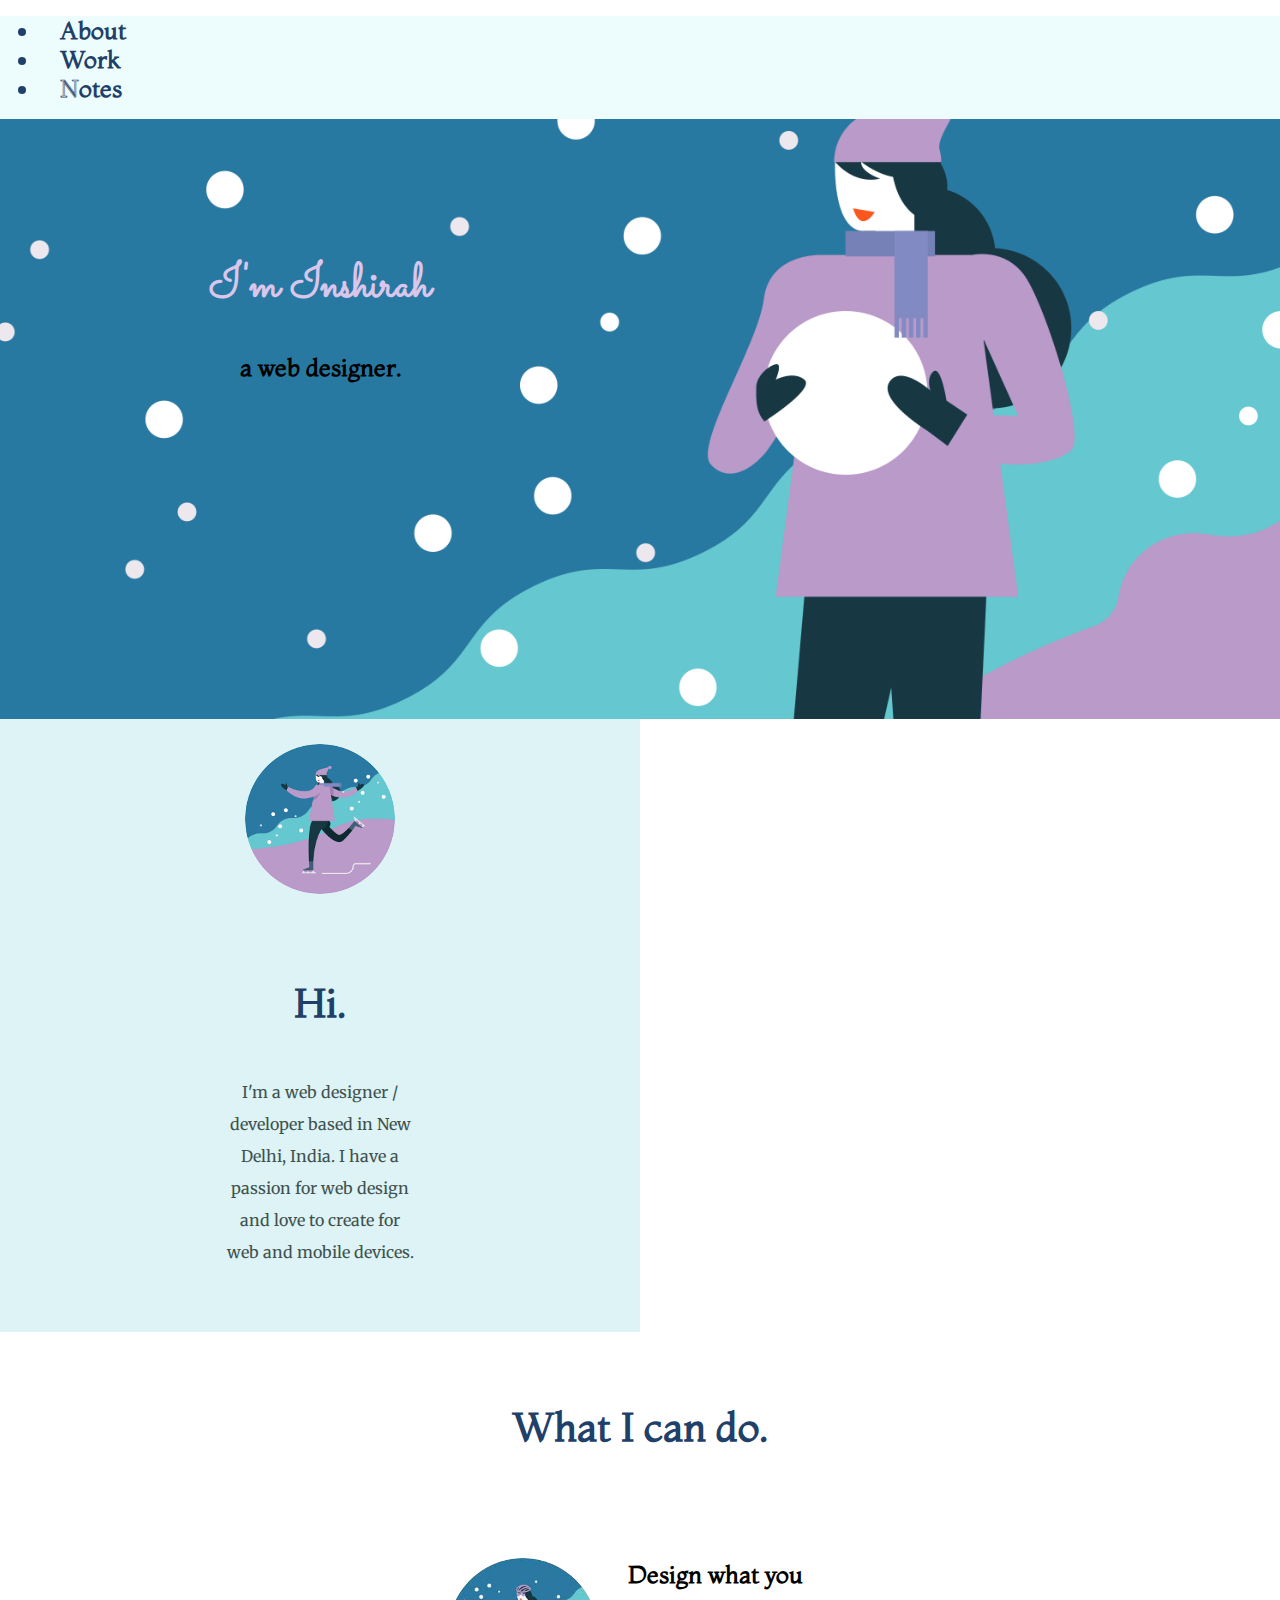
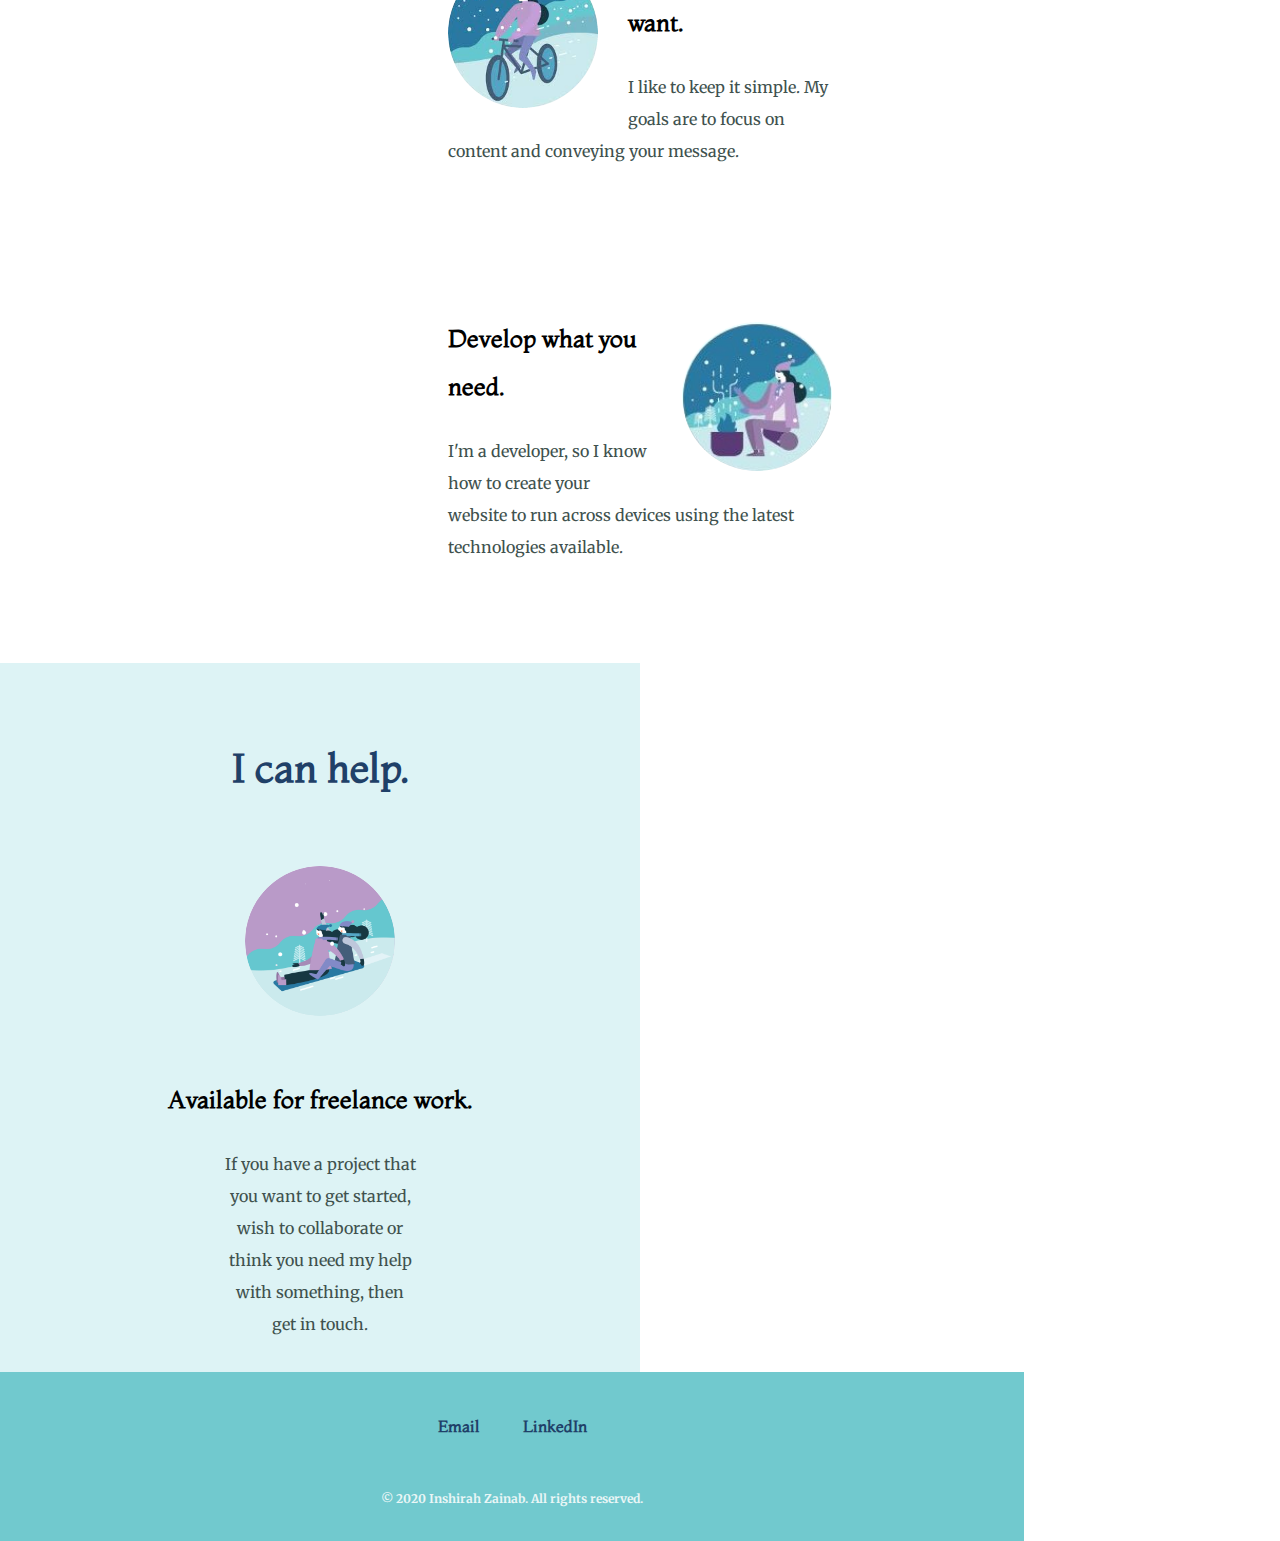
<file: index.html>
<!DOCTYPE html>
<html lang="en" dir="ltr">

<head>
  <meta charset="utf-8">
  <title> Inshirah Zainab - a web designer</title>
  <link rel="stylesheet" href="CSS\style.css">
  <link rel="icon" href="C:\Users\temp\Desktop\CSS - My site\favicon-32x32.png">
  <link href="https://fonts.googleapis.com/css2?family=Merriweather:ital,wght@0,300;0,700;0,900;1,300;1,700;1,900&family=Montaga&family=Sacramento&display=swap" rel="stylesheet">
  <!-- bootstrap -->
  <link rel="stylesheet" href="https://stackpath.bootstrapcdn.com/bootstrap/4.5.0/css/bootstrap.min.css" integrity="sha384-9aIt2nRpC12Uk9gS9baDl411NQApFmC26EwAOH8WgZl5MYYxFfc+NcPb1dKGj7Sk" crossorigin="anonymous">
  <script src="https://code.jquery.com/jquery-3.5.1.slim.min.js" integrity="sha384-DfXdz2htPH0lsSSs5nCTpuj/zy4C+OGpamoFVy38MVBnE+IbbVYUew+OrCXaRkfj" crossorigin="anonymous"></script>
  <script src="https://cdn.jsdelivr.net/npm/popper.js@1.16.0/dist/umd/popper.min.js" integrity="sha384-Q6E9RHvbIyZFJoft+2mJbHaEWldlvI9IOYy5n3zV9zzTtmI3UksdQRVvoxMfooAo" crossorigin="anonymous"></script>
  <script src="https://stackpath.bootstrapcdn.com/bootstrap/4.5.0/js/bootstrap.min.js" integrity="sha384-OgVRvuATP1z7JjHLkuOU7Xw704+h835Lr+6QL9UvYjZE3Ipu6Tp75j7Bh/kR0JKI" crossorigin="anonymous"></script>



</head>

<body>


  <!--.................. Intro.............................. -->

  <section id="one">

    <div class="top-container ">
      <ul class="nav justify-content-end">
        <li class="nav-item">
          <a class="nav-link active" href="index.html">About</a>
        </li>
        <li class="nav-item">
          <a class="nav-link" href="work.html">Work</a>
        </li>
        <li class="nav-item">
          <a class="nav-link" href="notes.html">Notes</a>
        </li>

      </ul>
    </div>


    <div class="snowball">
      <div class="intro">
        <h1 class="iam">I'm Inshirah</h1>
        <h3>a web designer.</h3>
      </div>
    </div>


  </section>


  <!-- .................... Hii............................. -->

  <div class="middle-container container-fluid">
    <div class="profile-row">
      <img class="hi skating" src="winter/skiing.png" alt="">
      <h2 class="head-text"> Hi.</h2>
      <p class="describe"> I'm a web designer / developer based in New Delhi, India. I have a passion for web design and love to create for web and mobile devices.</p><br><br>
    </div>
  </div>

  <!-- ..................Skills.................................... -->

  <div class="skills">
    <br><br>
    <h2 class="head-text">What I can do.</h2>
    <div class="skill-row">
      <img class="hi cycle" src="winter/cycling.jfif" alt="">
      <h3>Design what you want.</h3>
      <p>I like to keep it simple. My goals are to focus on content and conveying your message.</p><br>
    </div>
    <div class="skill-row">
      <img class="hi dev" src="winter/develop2.jpg" alt="">
      <h3>Develop what you need.</h3>
      <p>I'm a developer, so I know how to create your website to run across devices using the latest technologies available.</p>
    </div>
  </div>



  <div class="middle-container container-fluid">
    <div class="profile-row"><br>
      <h2 class="head-text">I can help.</h2>
      <img class="hi skating" src="winter/together.gif" alt="">
      <h3>Available for freelance work.</h3>
      <p class="describe">If you have a project that you want to get started, wish to collaborate or think you need my help with something, then get in touch.</p>
      <br>

    </div>
  </div>



  <div class="bottom-container container-fluid">
    <div class="profile-row">

      <a class="btn btn-outline-dark " href="mailto:inshirahzainab@gmail.com"> <b>Email </b>  </a>
      <a class="btn btn-outline-dark" href="https://www.linkedin.com/in/inshirah-zainab-042181182/"><b>LinkedIn </b> </a>
      <br><br>
      <p class="copyright"><b>© 2020 Inshirah Zainab. All rights reserved. </b> </p>

    </div> <br>
  </div>


</body>
</html>
</file>
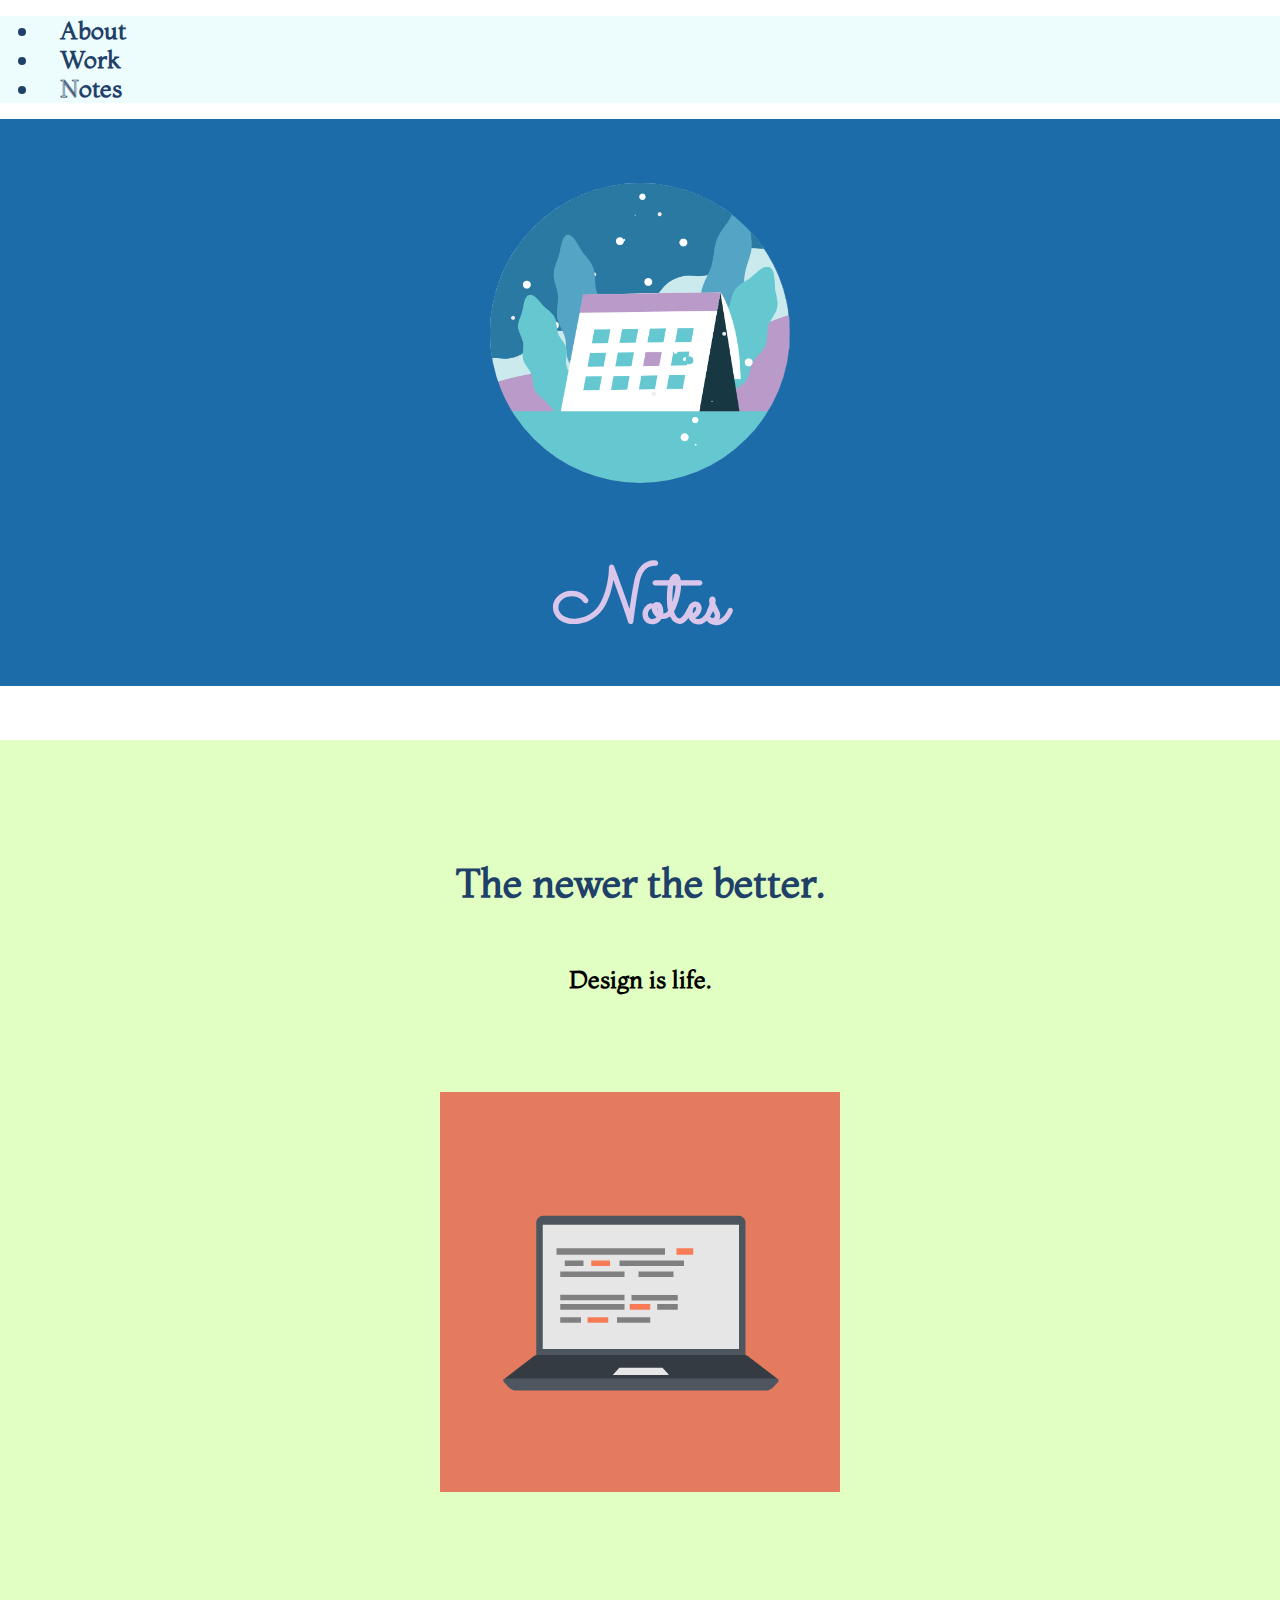
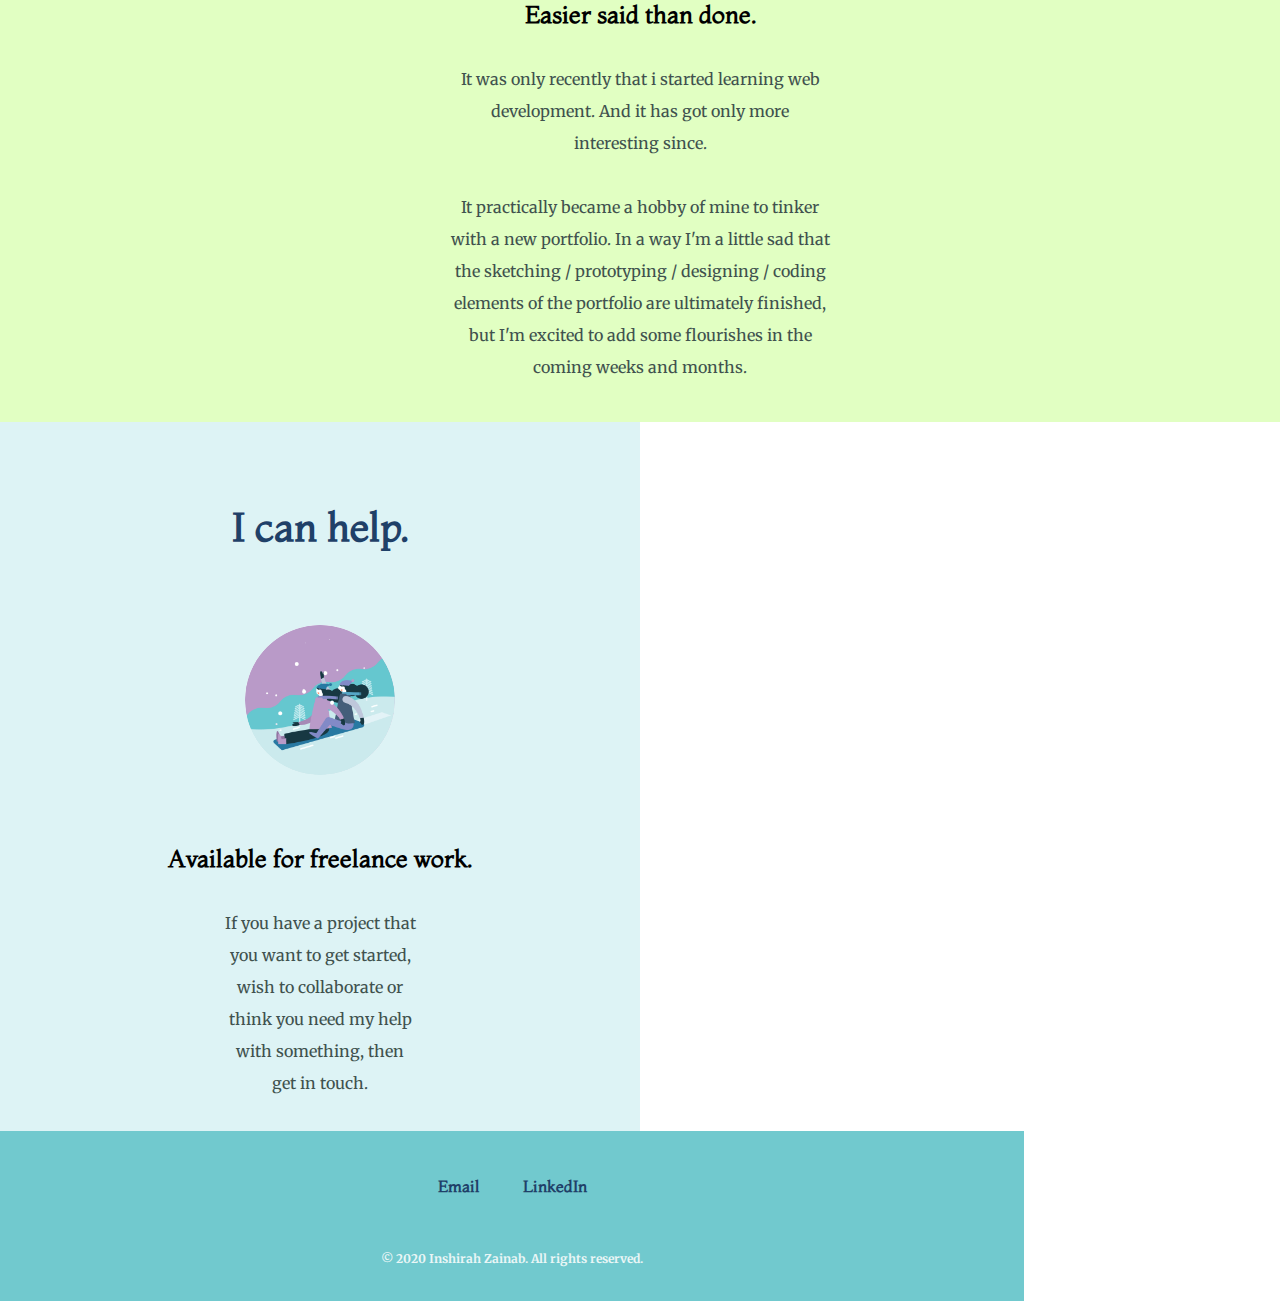
<file: notes.html>
<!DOCTYPE html>
<html lang="en" dir="ltr">

<head>
  <meta charset="utf-8">
  <title>Notes</title>
  <link rel="stylesheet" href="CSS\style.css">
  <link href="https://fonts.googleapis.com/css2?family=Merriweather:ital,wght@0,300;0,700;0,900;1,300;1,700;1,900&family=Montaga&family=Sacramento&display=swap" rel="stylesheet">
  <!-- Bootstrap -->
  <link rel="stylesheet" href="https://stackpath.bootstrapcdn.com/bootstrap/4.5.0/css/bootstrap.min.css" integrity="sha384-9aIt2nRpC12Uk9gS9baDl411NQApFmC26EwAOH8WgZl5MYYxFfc+NcPb1dKGj7Sk" crossorigin="anonymous">
  <script src="https://code.jquery.com/jquery-3.5.1.slim.min.js" integrity="sha384-DfXdz2htPH0lsSSs5nCTpuj/zy4C+OGpamoFVy38MVBnE+IbbVYUew+OrCXaRkfj" crossorigin="anonymous"></script>
  <script src="https://cdn.jsdelivr.net/npm/popper.js@1.16.0/dist/umd/popper.min.js" integrity="sha384-Q6E9RHvbIyZFJoft+2mJbHaEWldlvI9IOYy5n3zV9zzTtmI3UksdQRVvoxMfooAo" crossorigin="anonymous"></script>
  <script src="https://stackpath.bootstrapcdn.com/bootstrap/4.5.0/js/bootstrap.min.js" integrity="sha384-OgVRvuATP1z7JjHLkuOU7Xw704+h835Lr+6QL9UvYjZE3Ipu6Tp75j7Bh/kR0JKI" crossorigin="anonymous"></script>

</head>

<body>

  <div class="top-container ">
    <ul class="nav justify-content-end">
      <li class="nav-item">
        <a class="nav-link" href="index.html">About</a>
      </li>
      <li class="nav-item">
        <a class="nav-link " href="work.html">Work</a>
      </li>
      <li class="nav-item">
        <a class="nav-link active" href="notes.html">Notes</a>
      </li>

    </ul>
  </div>

  <div class="container-fluid work-top">
    <div class="profile-row">
      <img class="fishing" src="winter/notes.gif" alt="notes"><br><br>
      <h1 class="workee"> Notes </h1>
    </div>
  </div>

  <div class="tindo container-fluid">
    <div class="work-row"><br>
        <h2 class="head-text"> The newer the better. </h2>
        <h3 style="text-align:centre"> Design is life. </h3>
        <img class="tindoggy" src="images/computer.png" alt="">

        <h3 style="text-align:centre"> Easier said than done. </h3>
        <p class="describe"> It was only recently that i started learning web development. And it has got only more interesting since.  </p><br>
        <p class="describe"> It practically became a hobby of mine to tinker with a new portfolio. In a way I'm a little sad that the sketching / prototyping / designing / coding elements of the portfolio are ultimately finished, but I'm excited to add some flourishes in the coming weeks and months. </p>

    </div>
  </div>

  <!-- bottom -->
  <div class="middle-container container-fluid">
    <div class="profile-row"><br>
      <h2 class="head-text">I can help.</h2>
      <img class="hi skating" src="winter/together.gif" alt="">
      <h3>Available for freelance work.</h3>
      <p class="describe">If you have a project that you want to get started, wish to collaborate or think you need my help with something, then get in touch.</p>
      <br>

    </div>
  </div>


  <div class="bottom-container container-fluid">
    <div class="profile-row">

      <a class="btn btn-outline-dark " href="mailto:inshirahzainab@gmail.com"> <b>Email </b> </a>
      <a class="btn btn-outline-dark" href="https://www.linkedin.com/in/inshirah-zainab-042181182/"><b>LinkedIn </b> </a>
      <br><br>
      <p class="copyright"><b>© 2020 Inshirah Zainab. All rights reserved. </b> </p>

    </div> <br>
  </div>

</body>

</html>
</file>
